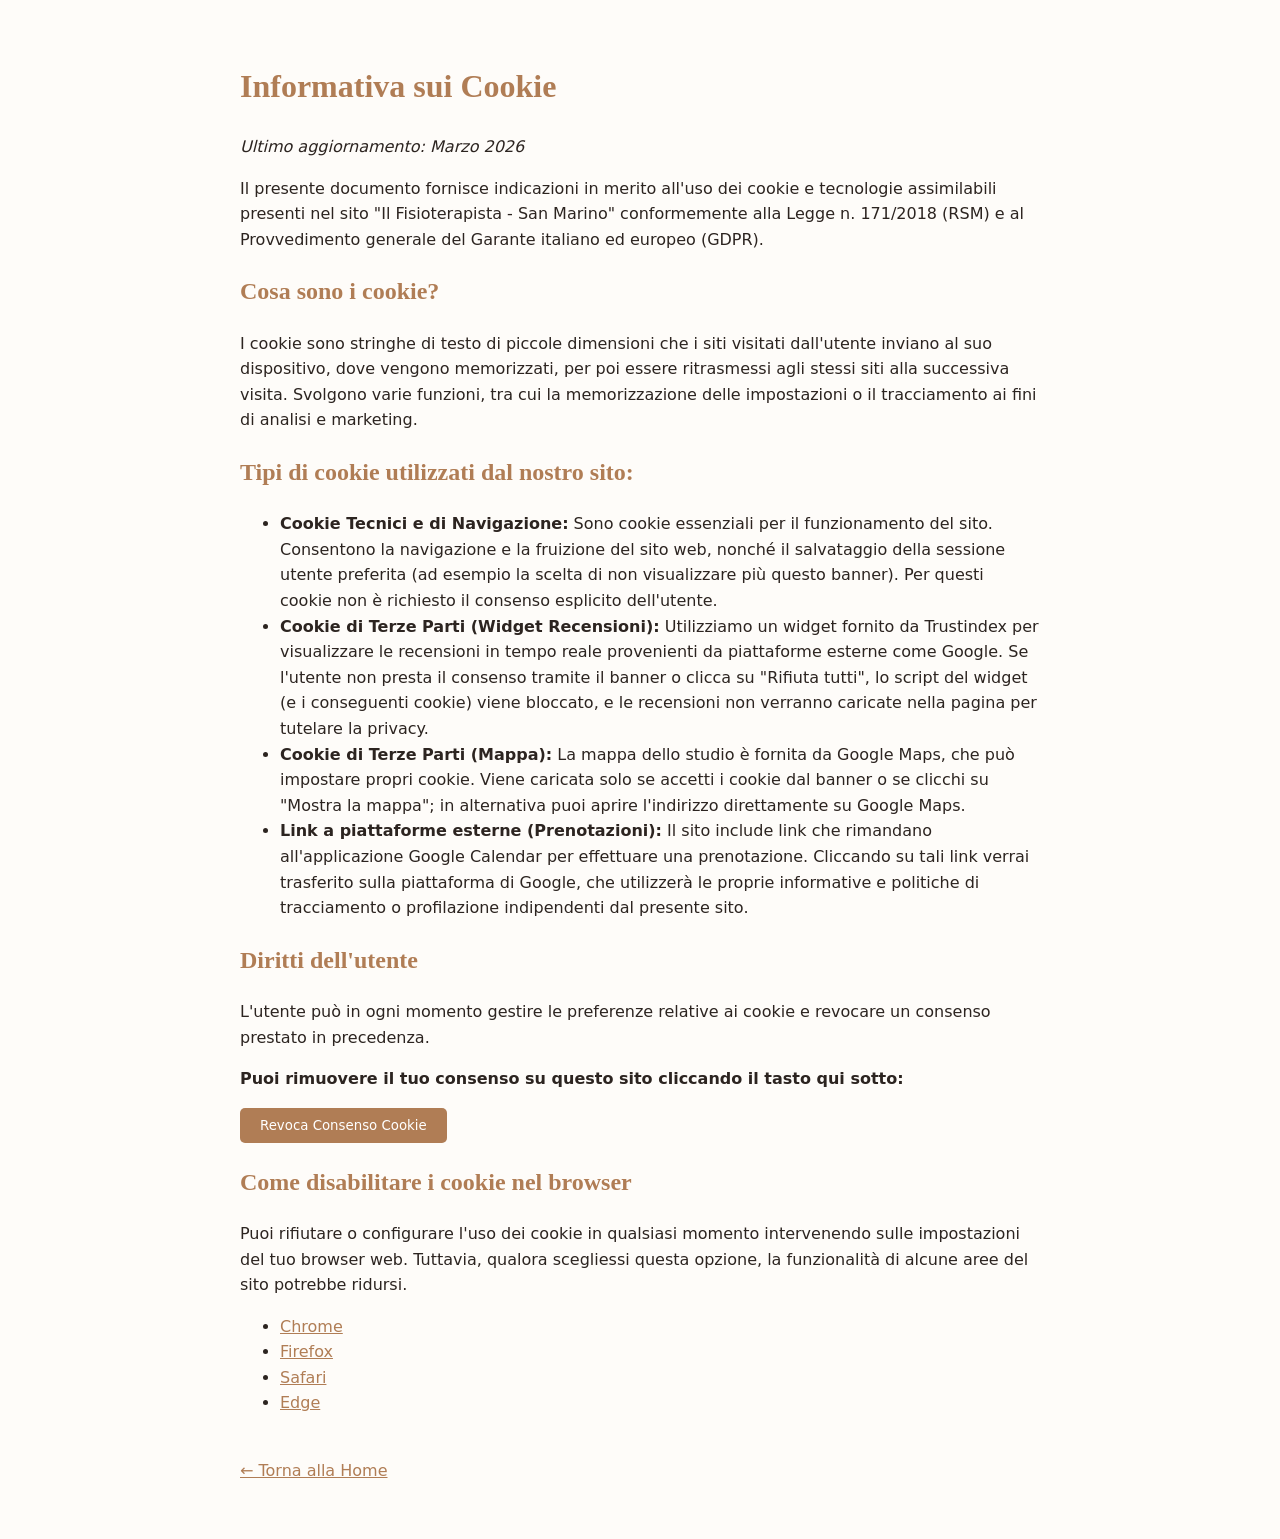
<file: cookie-policy.html>
<!DOCTYPE html>
<html lang="it">
<head>
  <meta charset="UTF-8" />
  <meta name="viewport" content="width=device-width, initial-scale=1.0" />
  <title>Cookie Policy - Il Fisioterapista San Marino</title>
  <link rel="icon" href="data:image/svg+xml,%3Csvg xmlns='http://www.w3.org/2000/svg' viewBox='0 0 64 64'%3E%3Crect width='64' height='64' rx='14' fill='%23B07D55'/%3E%3Ctext x='50%25' y='54%25' text-anchor='middle' dominant-baseline='middle' font-family='Georgia,serif' font-style='italic' font-size='38' fill='%23FEFCF9'%3EF%3C/text%3E%3C/svg%3E" />
  <style>
    body {
      font-family: 'Nunito', system-ui, sans-serif;
      line-height: 1.6;
      color: #2C2420;
      background: #FEFCF9;
      padding: 40px 20px;
      max-width: 800px;
      margin: 0 auto;
    }
    h1, h2 {
      font-family: 'Lora', Georgia, serif;
      color: #B07D55;
    }
    a {
      color: #B07D55;
    }
    .btn-revoke {
      background: #B07D55;
      color: #fff;
      border: none;
      padding: 10px 20px;
      border-radius: 5px;
      cursor: pointer;
      font-family: inherit;
    }
    .btn-revoke:hover {
      background: #C9A07A;
    }
  </style>
</head>
<body>
  <h1>Informativa sui Cookie</h1>
  <p><em>Ultimo aggiornamento: Marzo 2026</em></p>

  <p>Il presente documento fornisce indicazioni in merito all'uso dei cookie e tecnologie assimilabili presenti nel sito "Il Fisioterapista - San Marino" conformemente alla Legge n. 171/2018 (RSM) e al Provvedimento generale del Garante italiano ed europeo (GDPR).</p>

  <h2>Cosa sono i cookie?</h2>
  <p>I cookie sono stringhe di testo di piccole dimensioni che i siti visitati dall'utente inviano al suo dispositivo, dove vengono memorizzati, per poi essere ritrasmessi agli stessi siti alla successiva visita. Svolgono varie funzioni, tra cui la memorizzazione delle impostazioni o il tracciamento ai fini di analisi e marketing.</p>

  <h2>Tipi di cookie utilizzati dal nostro sito:</h2>
  <ul>
    <li><strong>Cookie Tecnici e di Navigazione:</strong> Sono cookie essenziali per il funzionamento del sito. Consentono la navigazione e la fruizione del sito web, nonché il salvataggio della sessione utente preferita (ad esempio la scelta di non visualizzare più questo banner). Per questi cookie non è richiesto il consenso esplicito dell'utente.</li>
    <li><strong>Cookie di Terze Parti (Widget Recensioni):</strong> Utilizziamo un widget fornito da Trustindex per visualizzare le recensioni in tempo reale provenienti da piattaforme esterne come Google. Se l'utente non presta il consenso tramite il banner o clicca su "Rifiuta tutti", lo script del widget (e i conseguenti cookie) viene bloccato, e le recensioni non verranno caricate nella pagina per tutelare la privacy.</li>
    <li><strong>Cookie di Terze Parti (Mappa):</strong> La mappa dello studio è fornita da Google Maps, che può impostare propri cookie. Viene caricata solo se accetti i cookie dal banner o se clicchi su "Mostra la mappa"; in alternativa puoi aprire l'indirizzo direttamente su Google Maps.</li>
    <li><strong>Link a piattaforme esterne (Prenotazioni):</strong> Il sito include link che rimandano all'applicazione Google Calendar per effettuare una prenotazione. Cliccando su tali link verrai trasferito sulla piattaforma di Google, che utilizzerà le proprie informative e politiche di tracciamento o profilazione indipendenti dal presente sito.</li>
  </ul>

  <h2>Diritti dell'utente</h2>
  <p>L'utente può in ogni momento gestire le preferenze relative ai cookie e revocare un consenso prestato in precedenza.</p>
  
  <p><strong>Puoi rimuovere il tuo consenso su questo sito cliccando il tasto qui sotto:</strong></p>
  <button class="btn-revoke" onclick="revokeCookies()">Revoca Consenso Cookie</button>
  <p id="revoke-msg" style="color: green; font-weight: bold; display:none;">Consenso revocato. Il banner riapparirà alla prossima ricarica della pagina.</p>

  <h2>Come disabilitare i cookie nel browser</h2>
  <p>Puoi rifiutare o configurare l'uso dei cookie in qualsiasi momento intervenendo sulle impostazioni del tuo browser web. Tuttavia, qualora scegliessi questa opzione, la funzionalità di alcune aree del sito potrebbe ridursi.</p>
  <ul>
    <li><a href="https://support.google.com/chrome/answer/95647" target="_blank">Chrome</a></li>
    <li><a href="https://support.mozilla.org/it/kb/protezione-antitracciamento-avanzata-firefox-desktop" target="_blank">Firefox</a></li>
    <li><a href="https://help.apple.com/safari/mac/9.0/#/sfri11471" target="_blank">Safari</a></li>
    <li><a href="https://support.microsoft.com/it-it/windows/eliminare-e-gestire-i-cookie-168dab11-0753-043d-7c16-ede5947fc64d" target="_blank">Edge</a></li>
  </ul>

  <p><br><a href="index.html">← Torna alla Home</a></p>

  <script>
    function revokeCookies() {
      localStorage.removeItem('cookiesAccepted');
      document.getElementById('revoke-msg').style.display = 'block';
    }
  </script>
</body>
</html>
</file>
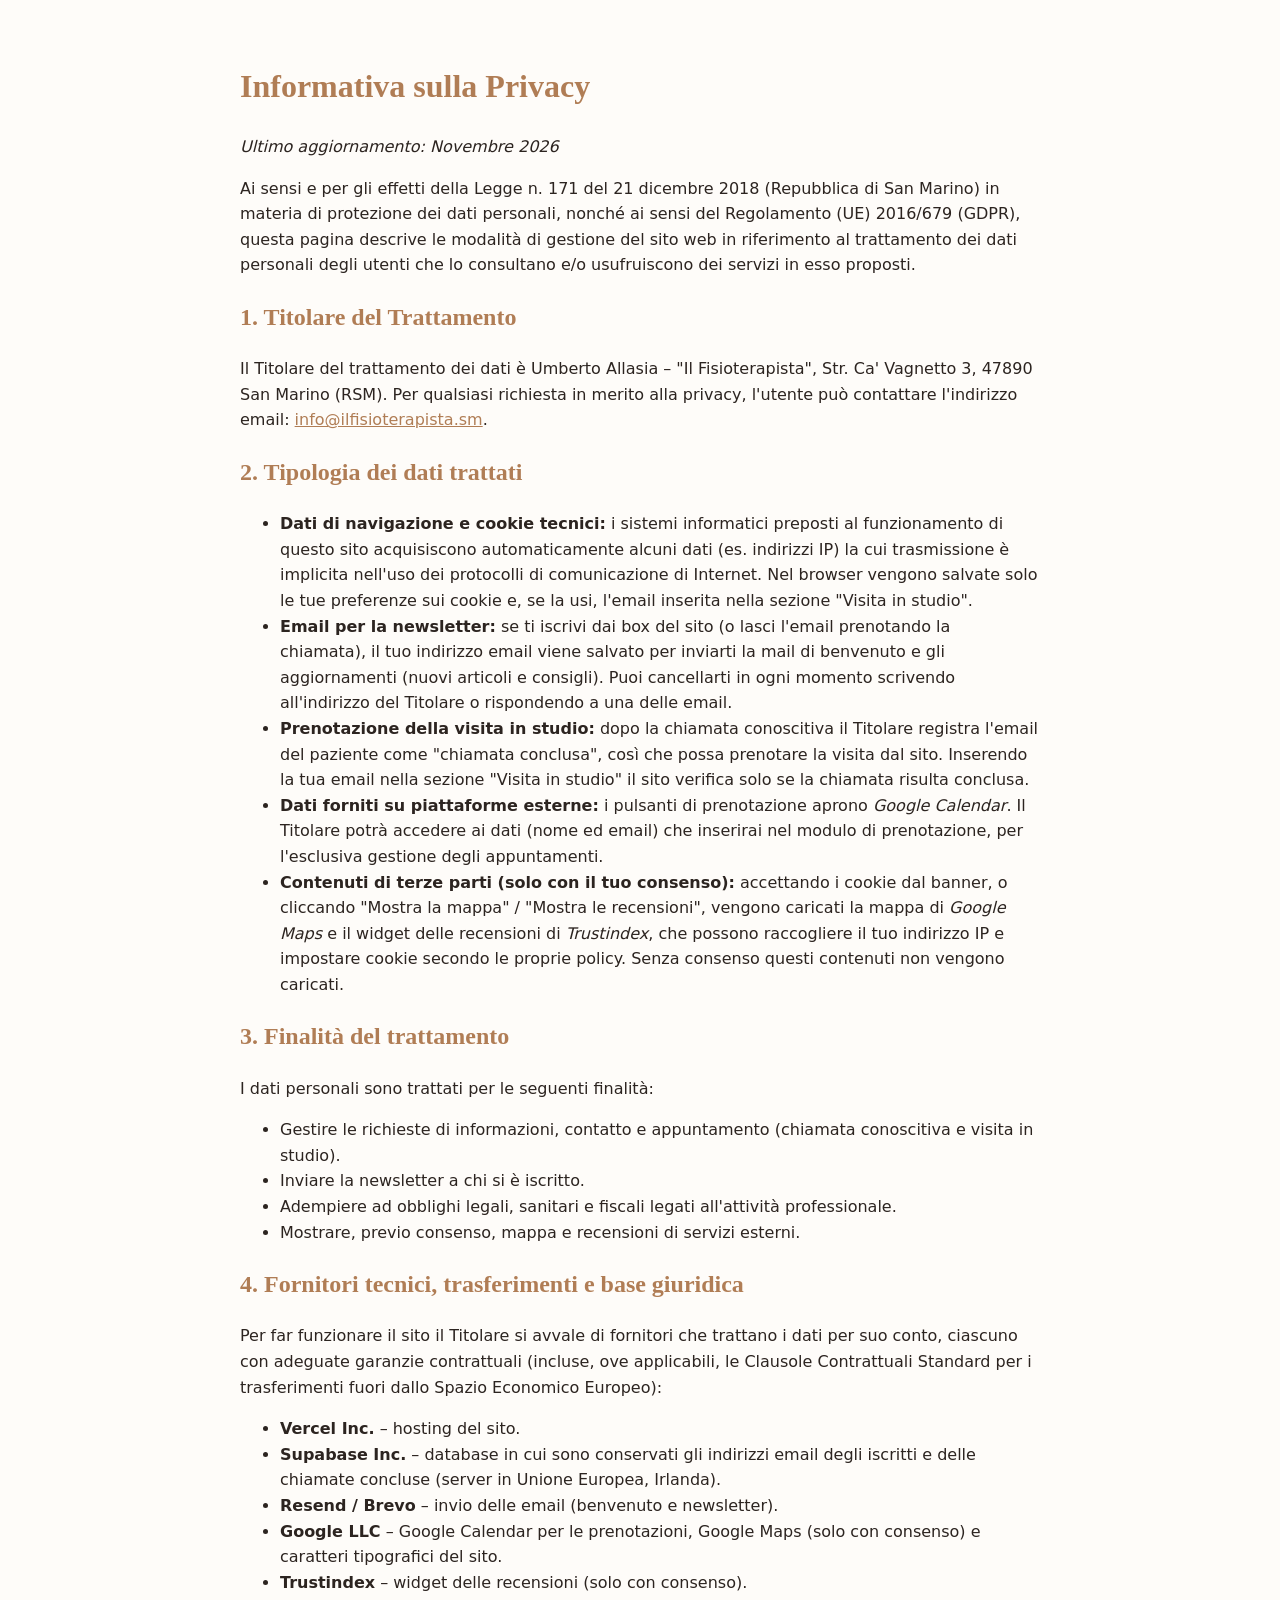
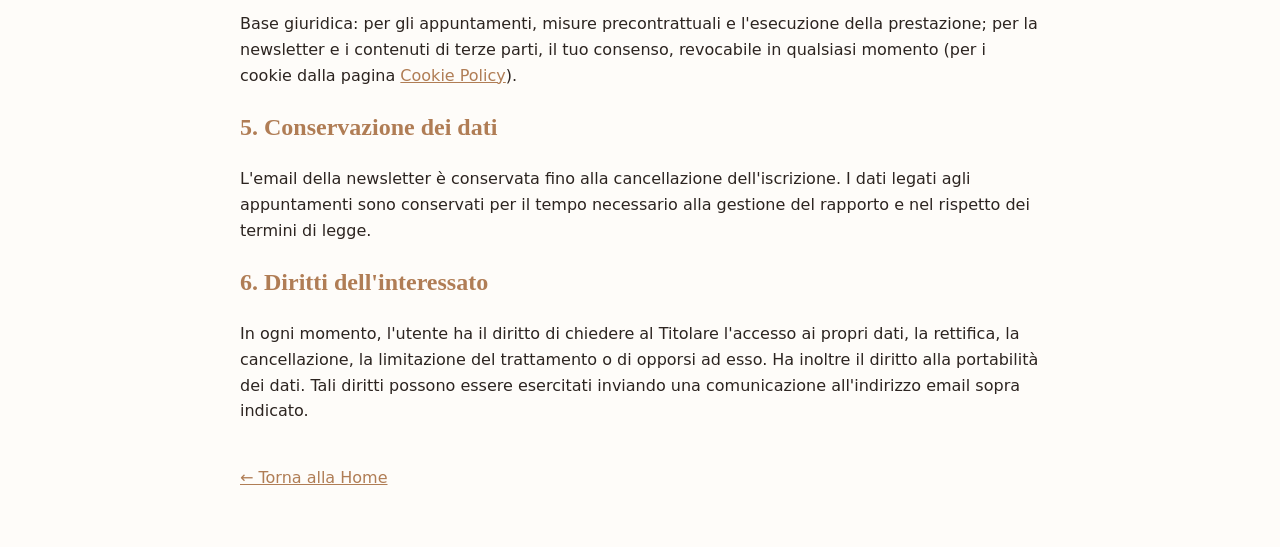
<file: privacy-policy.html>
<!DOCTYPE html>
<html lang="it">
<head>
  <meta charset="UTF-8" />
  <meta name="viewport" content="width=device-width, initial-scale=1.0" />
  <title>Privacy Policy - Il Fisioterapista San Marino</title>
  <link rel="icon" href="data:image/svg+xml,%3Csvg xmlns='http://www.w3.org/2000/svg' viewBox='0 0 64 64'%3E%3Crect width='64' height='64' rx='14' fill='%23B07D55'/%3E%3Ctext x='50%25' y='54%25' text-anchor='middle' dominant-baseline='middle' font-family='Georgia,serif' font-style='italic' font-size='38' fill='%23FEFCF9'%3EF%3C/text%3E%3C/svg%3E" />
  <style>
    body {
      font-family: 'Nunito', system-ui, sans-serif;
      line-height: 1.6;
      color: #2C2420;
      background: #FEFCF9;
      padding: 40px 20px;
      max-width: 800px;
      margin: 0 auto;
    }
    h1, h2 {
      font-family: 'Lora', Georgia, serif;
      color: #B07D55;
    }
    a {
      color: #B07D55;
    }
  </style>
</head>
<body>
  <h1>Informativa sulla Privacy</h1>
  <p><em>Ultimo aggiornamento: Novembre 2026</em></p>
  
  <p>Ai sensi e per gli effetti della Legge n. 171 del 21 dicembre 2018 (Repubblica di San Marino) in materia di protezione dei dati personali, nonché ai sensi del Regolamento (UE) 2016/679 (GDPR), questa pagina descrive le modalità di gestione del sito web in riferimento al trattamento dei dati personali degli utenti che lo consultano e/o usufruiscono dei servizi in esso proposti.</p>

  <h2>1. Titolare del Trattamento</h2>
  <p>Il Titolare del trattamento dei dati è Umberto Allasia – "Il Fisioterapista", Str. Ca' Vagnetto 3, 47890 San Marino (RSM). Per qualsiasi richiesta in merito alla privacy, l'utente può contattare l'indirizzo email: <a href="mailto:info@ilfisioterapista.sm">info@ilfisioterapista.sm</a>.</p>

  <h2>2. Tipologia dei dati trattati</h2>
  <ul>
    <li><strong>Dati di navigazione e cookie tecnici:</strong> i sistemi informatici preposti al funzionamento di questo sito acquisiscono automaticamente alcuni dati (es. indirizzi IP) la cui trasmissione è implicita nell'uso dei protocolli di comunicazione di Internet. Nel browser vengono salvate solo le tue preferenze sui cookie e, se la usi, l'email inserita nella sezione "Visita in studio".</li>
    <li><strong>Email per la newsletter:</strong> se ti iscrivi dai box del sito (o lasci l'email prenotando la chiamata), il tuo indirizzo email viene salvato per inviarti la mail di benvenuto e gli aggiornamenti (nuovi articoli e consigli). Puoi cancellarti in ogni momento scrivendo all'indirizzo del Titolare o rispondendo a una delle email.</li>
    <li><strong>Prenotazione della visita in studio:</strong> dopo la chiamata conoscitiva il Titolare registra l'email del paziente come "chiamata conclusa", così che possa prenotare la visita dal sito. Inserendo la tua email nella sezione "Visita in studio" il sito verifica solo se la chiamata risulta conclusa.</li>
    <li><strong>Dati forniti su piattaforme esterne:</strong> i pulsanti di prenotazione aprono <em>Google Calendar</em>. Il Titolare potrà accedere ai dati (nome ed email) che inserirai nel modulo di prenotazione, per l'esclusiva gestione degli appuntamenti.</li>
    <li><strong>Contenuti di terze parti (solo con il tuo consenso):</strong> accettando i cookie dal banner, o cliccando "Mostra la mappa" / "Mostra le recensioni", vengono caricati la mappa di <em>Google Maps</em> e il widget delle recensioni di <em>Trustindex</em>, che possono raccogliere il tuo indirizzo IP e impostare cookie secondo le proprie policy. Senza consenso questi contenuti non vengono caricati.</li>
  </ul>

  <h2>3. Finalità del trattamento</h2>
  <p>I dati personali sono trattati per le seguenti finalità:</p>
  <ul>
    <li>Gestire le richieste di informazioni, contatto e appuntamento (chiamata conoscitiva e visita in studio).</li>
    <li>Inviare la newsletter a chi si è iscritto.</li>
    <li>Adempiere ad obblighi legali, sanitari e fiscali legati all'attività professionale.</li>
    <li>Mostrare, previo consenso, mappa e recensioni di servizi esterni.</li>
  </ul>

  <h2>4. Fornitori tecnici, trasferimenti e base giuridica</h2>
  <p>Per far funzionare il sito il Titolare si avvale di fornitori che trattano i dati per suo conto, ciascuno con adeguate garanzie contrattuali (incluse, ove applicabili, le Clausole Contrattuali Standard per i trasferimenti fuori dallo Spazio Economico Europeo):</p>
  <ul>
    <li><strong>Vercel Inc.</strong> – hosting del sito.</li>
    <li><strong>Supabase Inc.</strong> – database in cui sono conservati gli indirizzi email degli iscritti e delle chiamate concluse (server in Unione Europea, Irlanda).</li>
    <li><strong>Resend / Brevo</strong> – invio delle email (benvenuto e newsletter).</li>
    <li><strong>Google LLC</strong> – Google Calendar per le prenotazioni, Google Maps (solo con consenso) e caratteri tipografici del sito.</li>
    <li><strong>Trustindex</strong> – widget delle recensioni (solo con consenso).</li>
  </ul>
  <p>Base giuridica: per gli appuntamenti, misure precontrattuali e l'esecuzione della prestazione; per la newsletter e i contenuti di terze parti, il tuo consenso, revocabile in qualsiasi momento (per i cookie dalla pagina <a href="cookie-policy.html">Cookie Policy</a>).</p>

  <h2>5. Conservazione dei dati</h2>
  <p>L'email della newsletter è conservata fino alla cancellazione dell'iscrizione. I dati legati agli appuntamenti sono conservati per il tempo necessario alla gestione del rapporto e nel rispetto dei termini di legge.</p>

  <h2>6. Diritti dell'interessato</h2>
  <p>In ogni momento, l'utente ha il diritto di chiedere al Titolare l'accesso ai propri dati, la rettifica, la cancellazione, la limitazione del trattamento o di opporsi ad esso. Ha inoltre il diritto alla portabilità dei dati. Tali diritti possono essere esercitati inviando una comunicazione all'indirizzo email sopra indicato.</p>
  
  <p><br><a href="index.html">← Torna alla Home</a></p>
</body>
</html>
</file>
